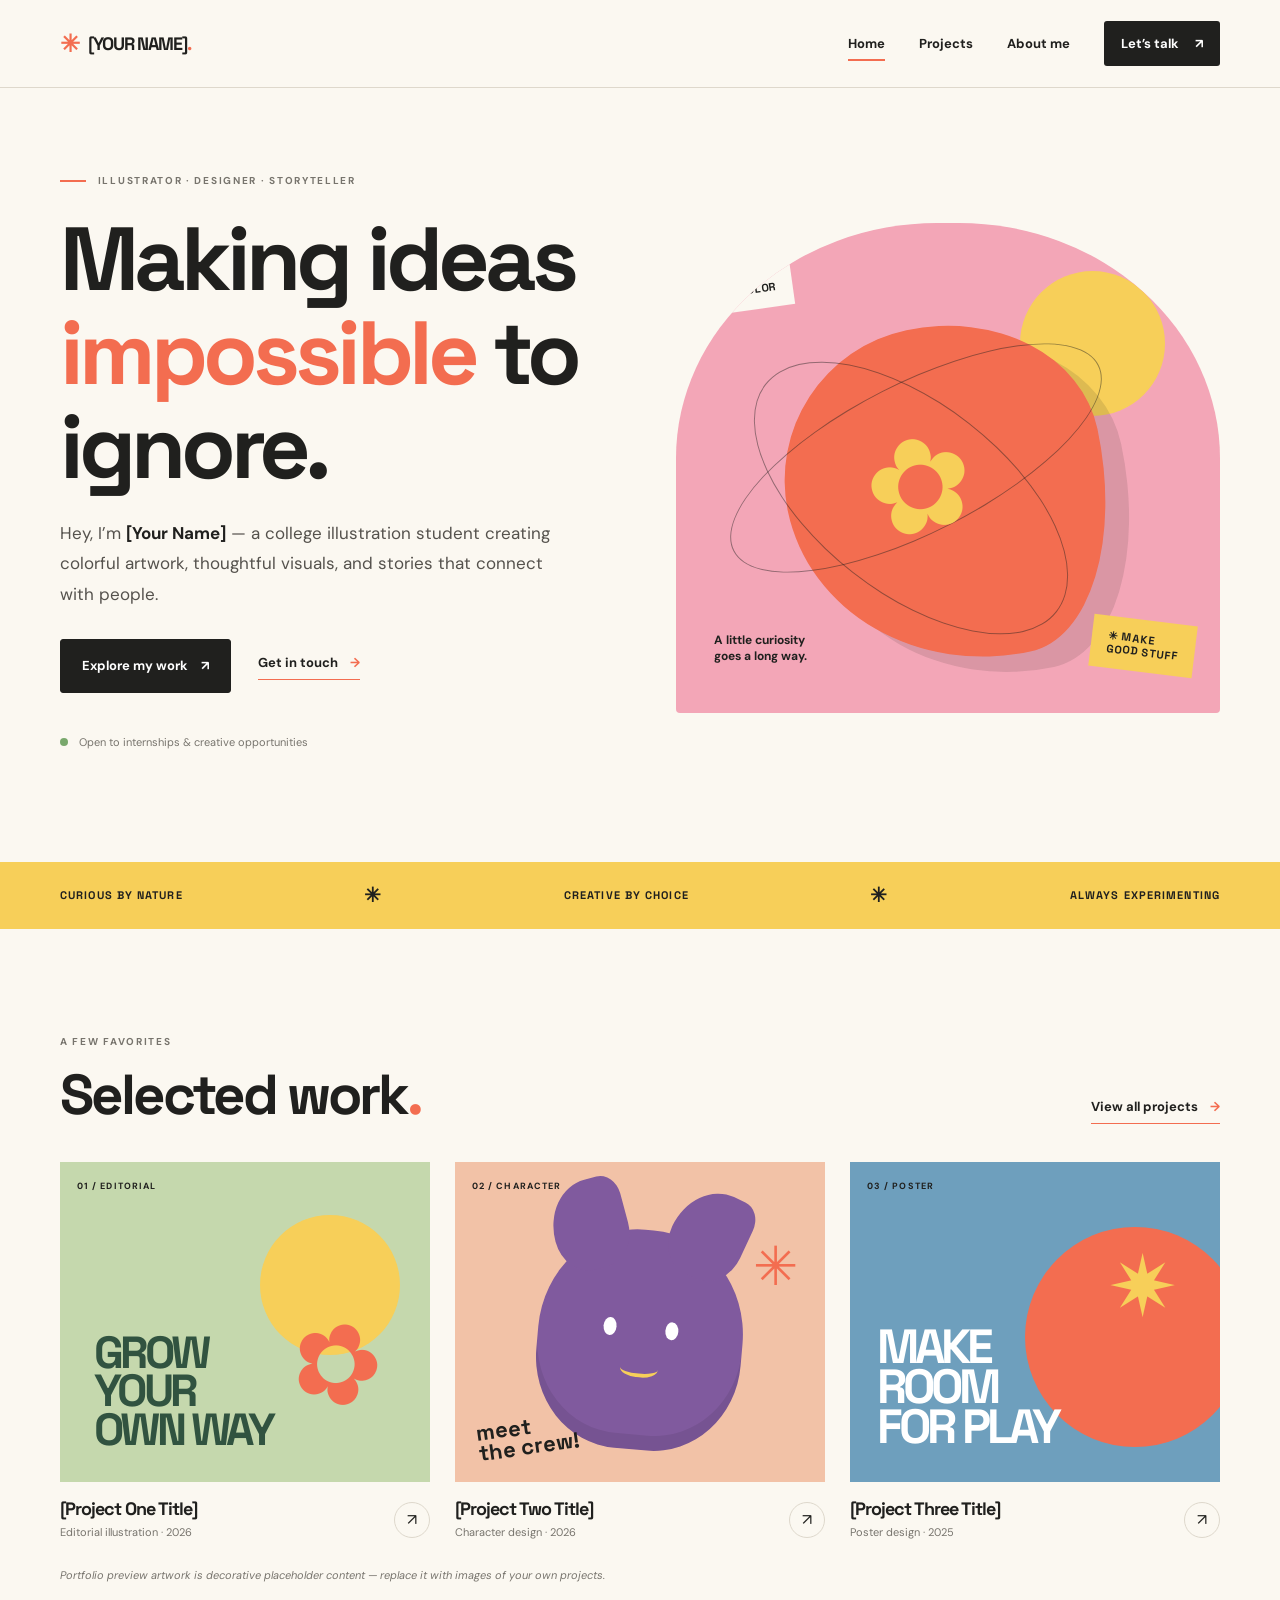
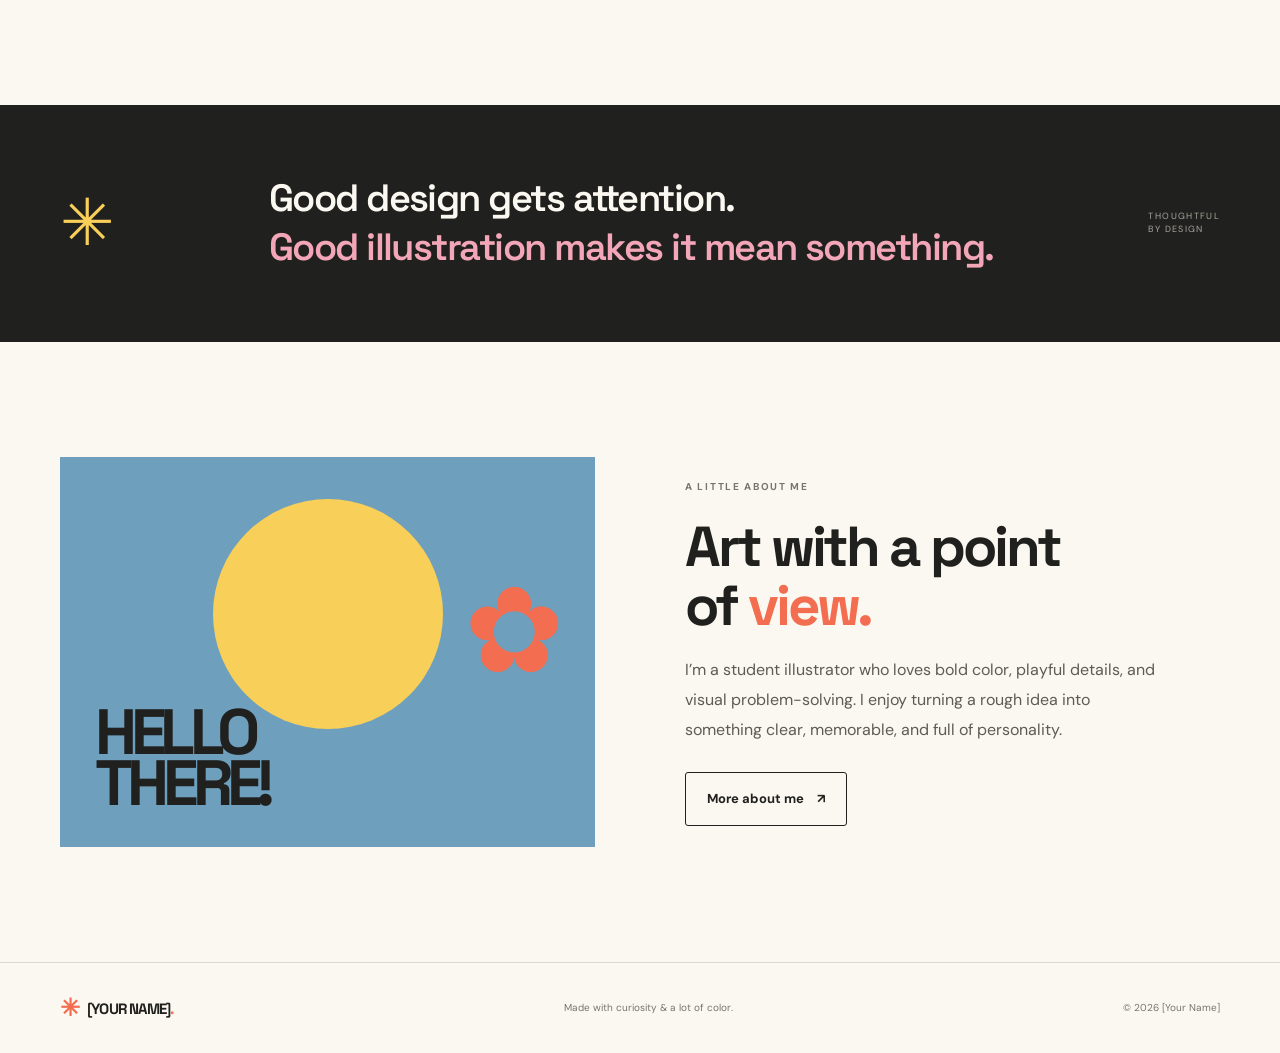
<file: index.html>
<!DOCTYPE html>
<html lang="en">
<head>
  <meta charset="UTF-8">
  <meta name="viewport" content="width=device-width, initial-scale=1.0">
  <meta name="description" content="Illustration portfolio of [Your Name], a student illustrator available for internships and creative opportunities.">
  <title>[Your Name] — Illustration & Visual Storytelling</title>
  <link rel="preconnect" href="https://fonts.googleapis.com">
  <link rel="preconnect" href="https://fonts.gstatic.com" crossorigin>
  <link href="https://fonts.googleapis.com/css2?family=DM+Sans:wght@400;500;600;700&family=Space+Grotesk:wght@500;600;700&display=swap" rel="stylesheet">
  <link rel="stylesheet" href="styles.css">
  <script src="script.js" defer></script>
</head>
<body>
  <a class="skip-link" href="#main">Skip to content</a>
  <header class="site-header">
    <a class="brand" href="index.html" aria-label="[Your Name] home"><span class="brand-mark">✳</span> [YOUR NAME]<span class="brand-dot">.</span></a>
    <button class="menu-toggle" aria-label="Open navigation" aria-expanded="false" aria-controls="site-nav"><span></span><span></span></button>
    <nav class="site-nav" id="site-nav" aria-label="Main navigation">
      <a class="active" href="index.html">Home</a>
      <a href="projects.html">Projects</a>
      <a href="about.html">About me</a>
      <a class="nav-contact" href="about.html#contact">Let’s talk <span>↗</span></a>
    </nav>
  </header>

  <main id="main">
    <section class="hero section-wrap">
      <div class="hero-copy">
        <p class="eyebrow"><span class="eyebrow-line"></span> ILLUSTRATOR · DESIGNER · STORYTELLER</p>
        <h1>Making ideas<br> <span class="headline-accent">impossible</span> to ignore.</h1>
        <p class="hero-intro">Hey, I’m <strong>[Your Name]</strong> — a college illustration student creating colorful artwork, thoughtful visuals, and stories that connect with people.</p>
        <div class="hero-actions">
          <a class="button button-dark" href="projects.html">Explore my work <span>↗</span></a>
          <a class="text-link" href="about.html#contact">Get in touch <span>→</span></a>
        </div>
        <p class="availability"><span class="availability-dot"></span> Open to internships & creative opportunities</p>
      </div>
      <div class="hero-art" aria-label="Decorative abstract illustration">
        <div class="art-sticker sticker-top">IDEAS<br>IN COLOR</div>
        <div class="sun"></div><div class="orbit orbit-one"></div><div class="orbit orbit-two"></div>
        <div class="hero-blob"></div>
        <div class="hero-flower">✿</div>
        <div class="art-caption">A little curiosity<br>goes a long way.</div>
        <div class="art-sticker sticker-bottom">✳ MAKE<br>GOOD STUFF</div>
      </div>
    </section>

    <section class="intro-strip">
      <div class="section-wrap strip-inner">
        <span>CURIOUS BY NATURE</span><span class="strip-star">✳</span>
        <span>CREATIVE BY CHOICE</span><span class="strip-star">✳</span>
        <span>ALWAYS EXPERIMENTING</span>
      </div>
    </section>

    <section class="featured section-wrap">
      <div class="section-heading">
        <div><p class="eyebrow">A FEW FAVORITES</p><h2>Selected work<span class="headline-accent">.</span></h2></div>
        <a class="text-link" href="projects.html">View all projects <span>→</span></a>
      </div>
      <div class="project-grid home-grid">
        <a class="project-card" href="projects.html#project-one">
          <div class="project-art art-editorial"><span class="art-label">01 / EDITORIAL</span><span class="editorial-sun"></span><span class="editorial-type">GROW<br>YOUR<br>OWN WAY</span><span class="editorial-leaf">✿</span></div>
          <div class="project-meta"><div><h3>[Project One Title]</h3><p>Editorial illustration · 2026</p></div><span class="round-arrow">↗</span></div>
        </a>
        <a class="project-card" href="projects.html#project-two">
          <div class="project-art art-character"><span class="art-label">02 / CHARACTER</span><div class="character-face"><span class="eye eye-left"></span><span class="eye eye-right"></span><span class="smile"></span></div><span class="character-spark">✳</span><span class="character-caption">meet<br>the crew!</span></div>
          <div class="project-meta"><div><h3>[Project Two Title]</h3><p>Character design · 2026</p></div><span class="round-arrow">↗</span></div>
        </a>
        <a class="project-card" href="projects.html#project-three">
          <div class="project-art art-poster"><span class="art-label">03 / POSTER</span><span class="poster-circle"></span><span class="poster-type">MAKE<br>ROOM<br>FOR PLAY</span><span class="poster-star">✷</span></div>
          <div class="project-meta"><div><h3>[Project Three Title]</h3><p>Poster design · 2025</p></div><span class="round-arrow">↗</span></div>
        </a>
      </div>
      <p class="placeholder-note">Portfolio preview artwork is decorative placeholder content — replace it with images of your own projects.</p>
    </section>

    <section class="statement-band">
      <div class="section-wrap statement-inner"><span class="statement-symbol">✳</span><p>Good design gets attention.<br><em>Good illustration makes it mean something.</em></p><span class="statement-side">THOUGHTFUL<br>BY DESIGN</span></div>
    </section>

    <section class="section-wrap home-about">
      <div class="about-mini-art"><span class="mini-sun"></span><span class="mini-type">HELLO<br>THERE!</span><span class="mini-flower">✿</span></div>
      <div class="home-about-copy"><p class="eyebrow">A LITTLE ABOUT ME</p><h2>Art with a point<br>of <span class="headline-accent">view.</span></h2><p>I’m a student illustrator who loves bold color, playful details, and visual problem-solving. I enjoy turning a rough idea into something clear, memorable, and full of personality.</p><a class="button button-outline" href="about.html">More about me <span>↗</span></a></div>
    </section>
  </main>

  <footer class="site-footer"><div class="section-wrap footer-inner"><a class="brand footer-brand" href="index.html"><span class="brand-mark">✳</span> [YOUR NAME]<span class="brand-dot">.</span></a><p>Made with curiosity & a lot of color.</p><span>© <span class="year"></span> [Your Name]</span></div></footer>
</body>
</html>
</file>
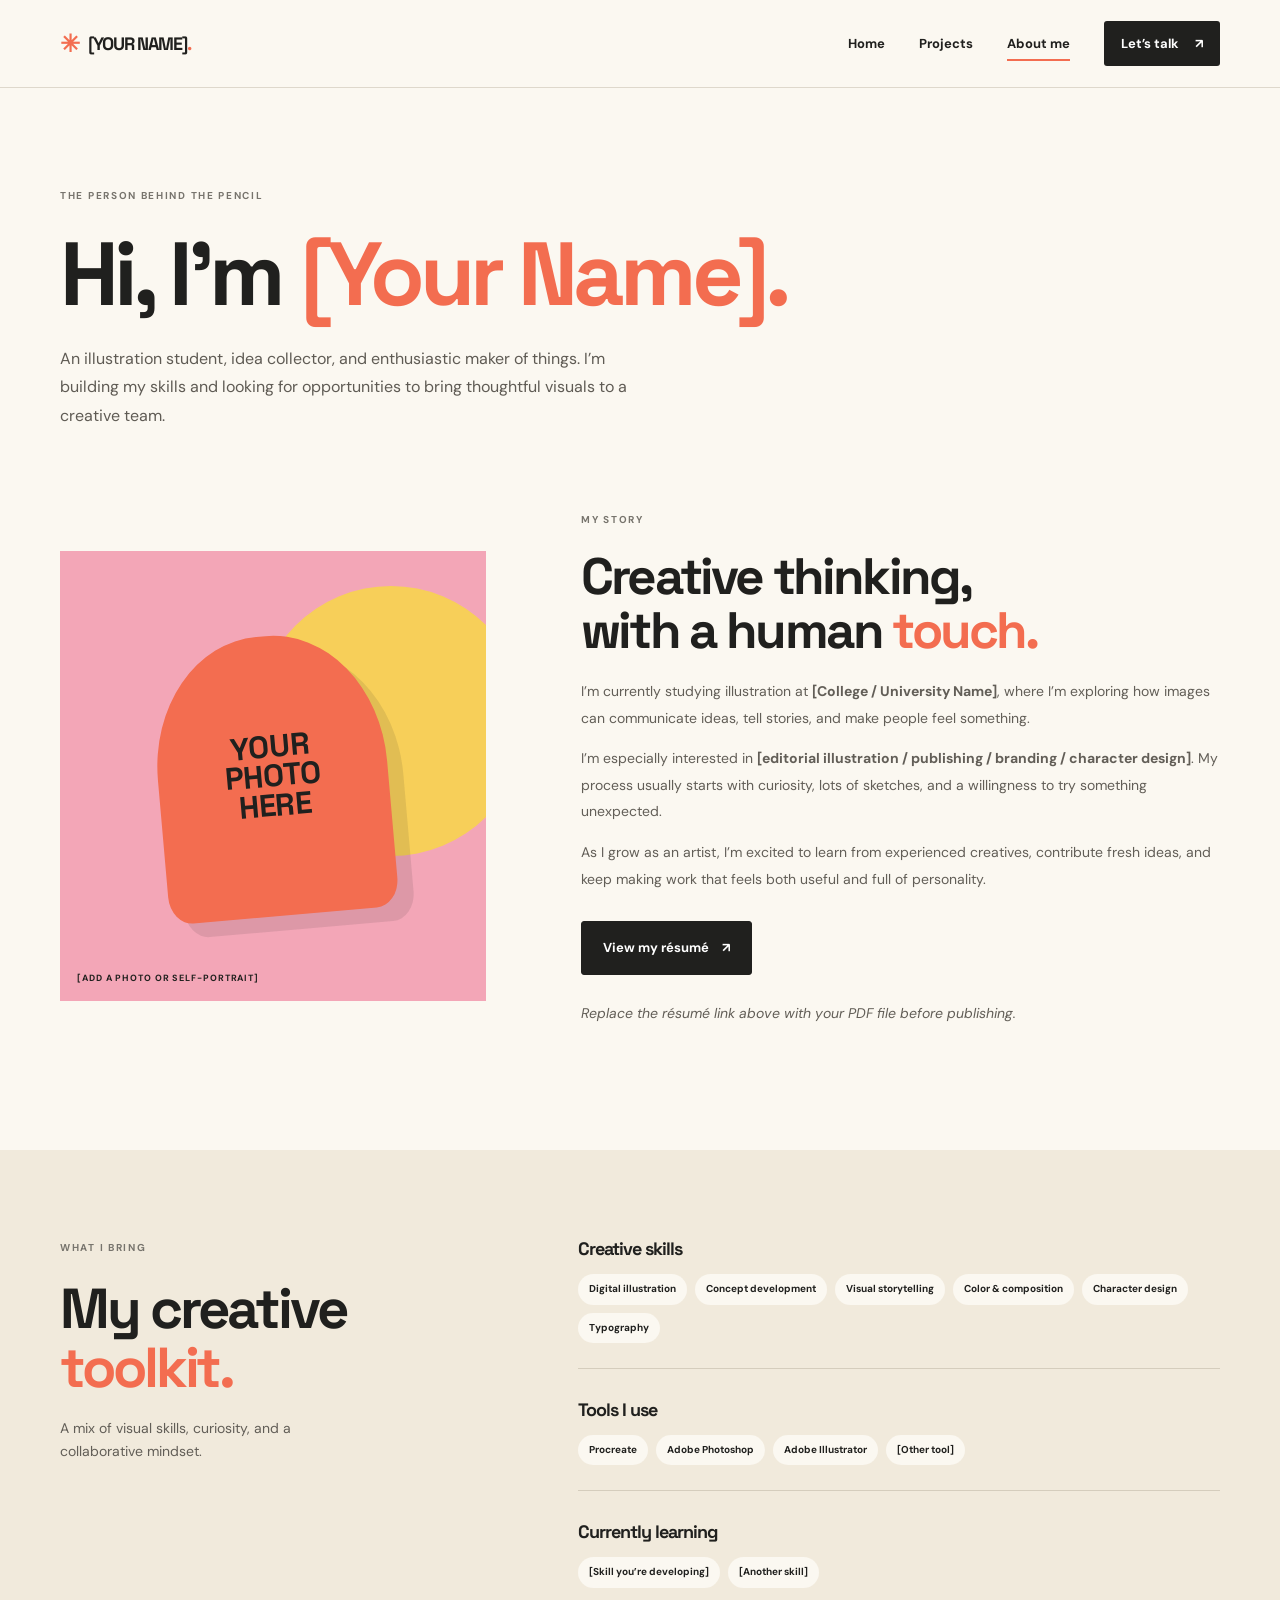
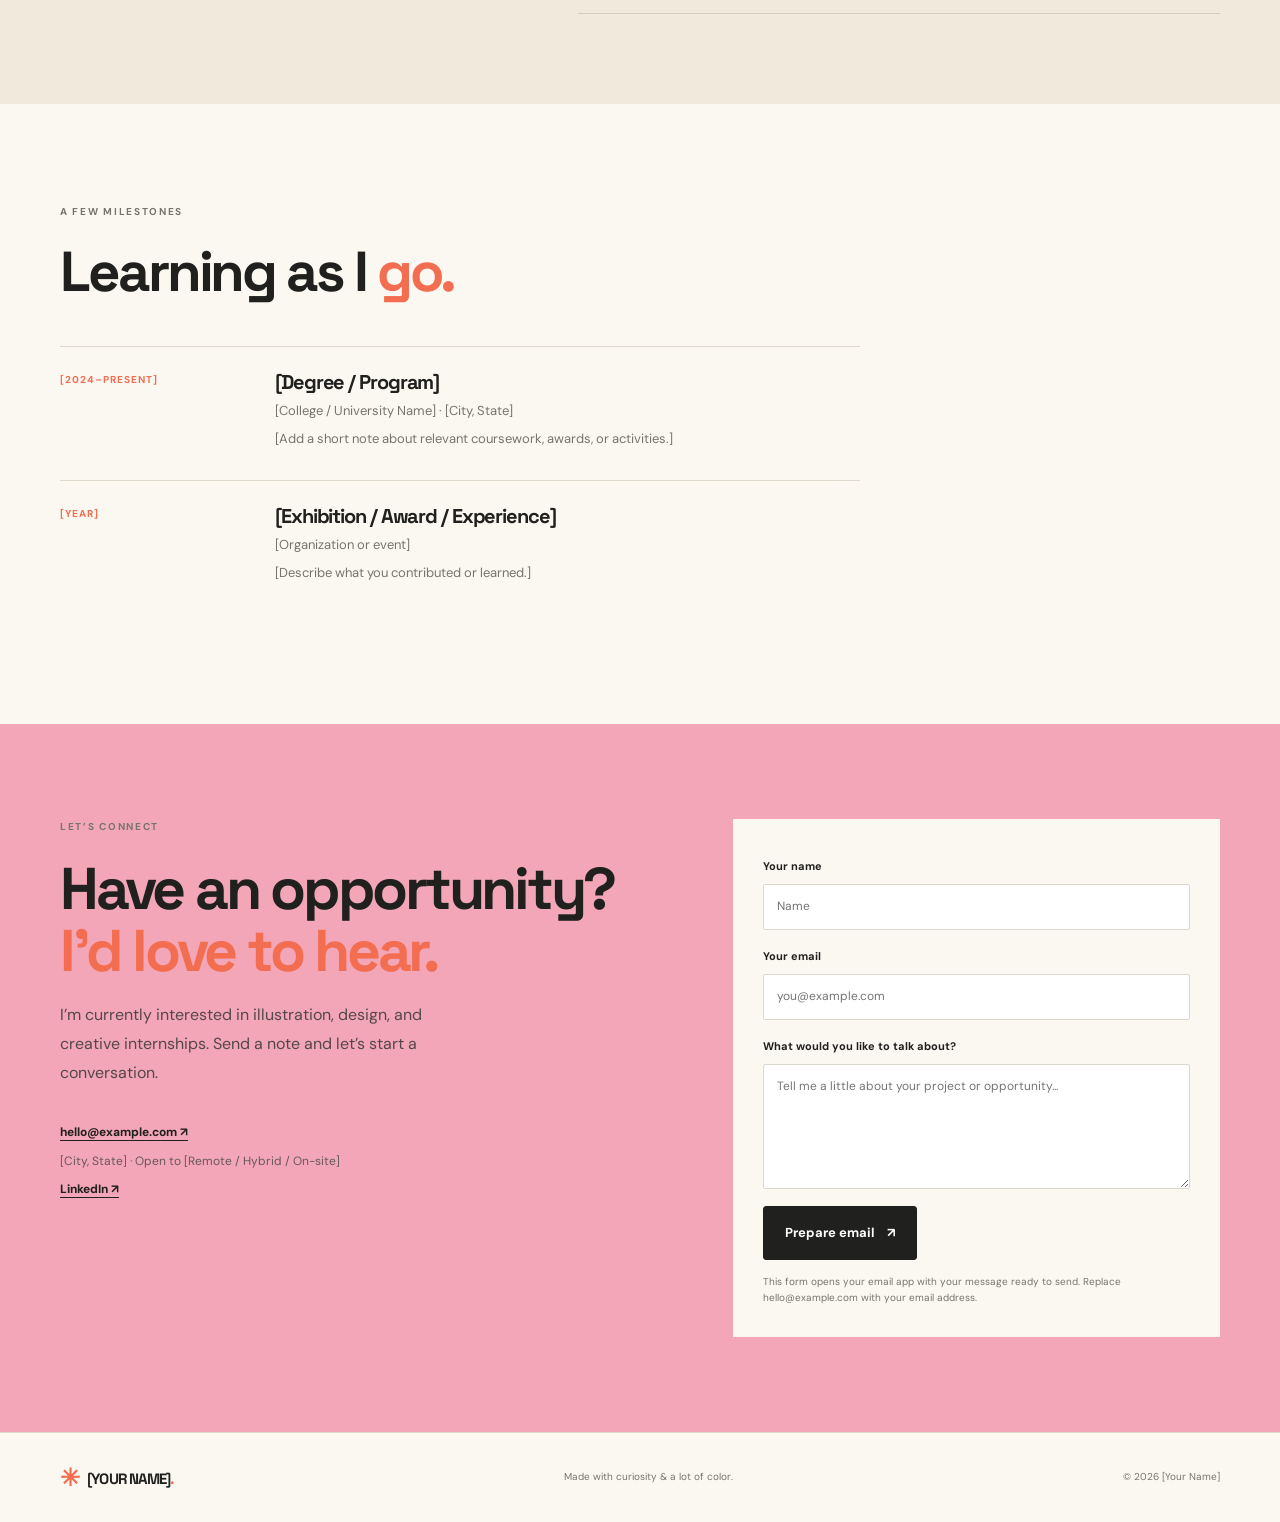
<file: about.html>
<!DOCTYPE html>
<html lang="en">
<head>
  <meta charset="UTF-8"><meta name="viewport" content="width=device-width, initial-scale=1.0">
  <meta name="description" content="Learn about [Your Name], a student illustrator interested in creative internships and collaborations.">
  <title>About Me — [Your Name]</title>
  <link rel="preconnect" href="https://fonts.googleapis.com"><link rel="preconnect" href="https://fonts.gstatic.com" crossorigin>
  <link href="https://fonts.googleapis.com/css2?family=DM+Sans:wght@400;500;600;700&family=Space+Grotesk:wght@500;600;700&display=swap" rel="stylesheet">
  <link rel="stylesheet" href="styles.css"><script src="script.js" defer></script>
</head>
<body>
  <a class="skip-link" href="#main">Skip to content</a>
  <header class="site-header">
    <a class="brand" href="index.html"><span class="brand-mark">✳</span> [YOUR NAME]<span class="brand-dot">.</span></a>
    <button class="menu-toggle" aria-label="Open navigation" aria-expanded="false" aria-controls="site-nav"><span></span><span></span></button>
    <nav class="site-nav" id="site-nav" aria-label="Main navigation"><a href="index.html">Home</a><a href="projects.html">Projects</a><a class="active" href="about.html">About me</a><a class="nav-contact" href="#contact">Let’s talk <span>↗</span></a></nav>
  </header>
  <main id="main">
    <section class="page-hero section-wrap about-hero"><p class="eyebrow">THE PERSON BEHIND THE PENCIL</p><h1>Hi, I’m <span class="headline-accent">[Your Name].</span></h1><p>An illustration student, idea collector, and enthusiastic maker of things. I’m building my skills and looking for opportunities to bring thoughtful visuals to a creative team.</p></section>
    <section class="section-wrap bio-layout">
      <div class="portrait-placeholder"><div class="portrait-sun"></div><div class="portrait-shape">YOUR<br>PHOTO<br>HERE</div><span class="portrait-caption">[ADD A PHOTO OR SELF-PORTRAIT]</span></div>
      <div class="bio-copy"><p class="eyebrow">MY STORY</p><h2>Creative thinking,<br>with a human <span class="headline-accent">touch.</span></h2><p>I’m currently studying illustration at <strong>[College / University Name]</strong>, where I’m exploring how images can communicate ideas, tell stories, and make people feel something.</p><p>I’m especially interested in <strong>[editorial illustration / publishing / branding / character design]</strong>. My process usually starts with curiosity, lots of sketches, and a willingness to try something unexpected.</p><p>As I grow as an artist, I’m excited to learn from experienced creatives, contribute fresh ideas, and keep making work that feels both useful and full of personality.</p><a class="button button-dark" href="[RESUME-PDF-LINK]" target="_blank" rel="noopener">View my résumé <span>↗</span></a><p class="placeholder-note">Replace the résumé link above with your PDF file before publishing.</p></div>
    </section>
    <section class="skills-section"><div class="section-wrap skills-layout"><div><p class="eyebrow">WHAT I BRING</p><h2>My creative<br><span class="headline-accent">toolkit.</span></h2><p class="skills-intro">A mix of visual skills, curiosity, and a collaborative mindset.</p></div><div class="skills-content"><div class="skill-group"><h3>Creative skills</h3><div class="tag-row"><span>Digital illustration</span><span>Concept development</span><span>Visual storytelling</span><span>Color & composition</span><span>Character design</span><span>Typography</span></div></div><div class="skill-group"><h3>Tools I use</h3><div class="tag-row"><span>Procreate</span><span>Adobe Photoshop</span><span>Adobe Illustrator</span><span>[Other tool]</span></div></div><div class="skill-group"><h3>Currently learning</h3><div class="tag-row"><span>[Skill you’re developing]</span><span>[Another skill]</span></div></div></div></div></section>
    <section class="section-wrap experience-section"><p class="eyebrow">A FEW MILESTONES</p><h2>Learning as I <span class="headline-accent">go.</span></h2><div class="timeline"><div class="timeline-item"><span class="timeline-date">[2024–PRESENT]</span><div><h3>[Degree / Program]</h3><p>[College / University Name] · [City, State]</p><p>[Add a short note about relevant coursework, awards, or activities.]</p></div></div><div class="timeline-item"><span class="timeline-date">[YEAR]</span><div><h3>[Exhibition / Award / Experience]</h3><p>[Organization or event]</p><p>[Describe what you contributed or learned.]</p></div></div></div></section>
    <section class="contact-section" id="contact"><div class="section-wrap contact-layout"><div><p class="eyebrow">LET’S CONNECT</p><h2>Have an opportunity?<br><span class="headline-accent">I’d love to hear.</span></h2><p>I’m currently interested in illustration, design, and creative internships. Send a note and let’s start a conversation.</p><div class="contact-details"><a href="mailto:hello@example.com">hello@example.com ↗</a><span>[City, State] · Open to [Remote / Hybrid / On-site]</span><a href="[LINKEDIN-URL]" target="_blank" rel="noopener">LinkedIn ↗</a></div></div>
      <form class="contact-form" id="contact-form"><label for="sender-name">Your name</label><input id="sender-name" name="name" type="text" placeholder="Name" required><label for="sender-email">Your email</label><input id="sender-email" name="email" type="email" placeholder="you@example.com" required><label for="sender-message">What would you like to talk about?</label><textarea id="sender-message" name="message" rows="5" placeholder="Tell me a little about your project or opportunity..." required></textarea><button class="button button-dark" type="submit">Prepare email <span>↗</span></button><p class="form-note" id="form-note" aria-live="polite">This form opens your email app with your message ready to send. Replace hello@example.com with your email address.</p></form>
    </div></section>
  </main>
  <footer class="site-footer"><div class="section-wrap footer-inner"><a class="brand footer-brand" href="index.html"><span class="brand-mark">✳</span> [YOUR NAME]<span class="brand-dot">.</span></a><p>Made with curiosity & a lot of color.</p><span>© <span class="year"></span> [Your Name]</span></div></footer>
</body>
</html>
</file>
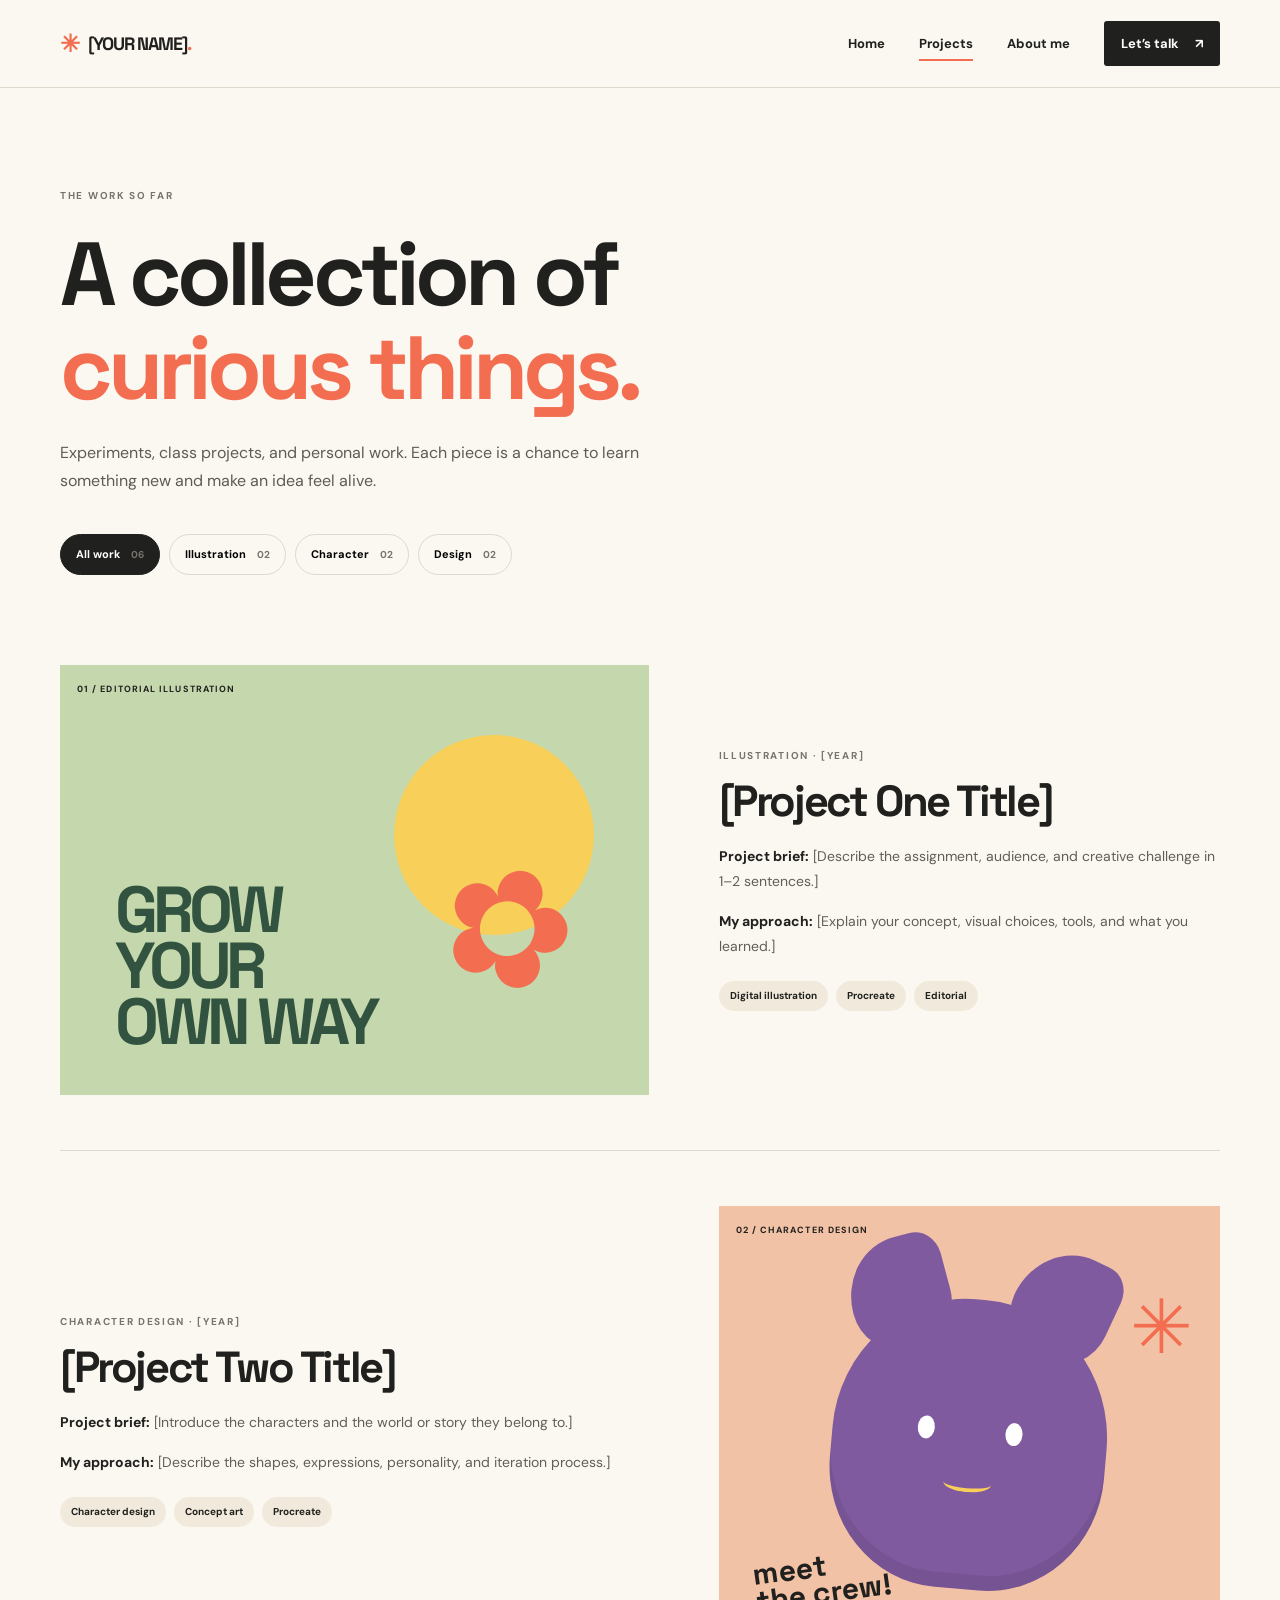
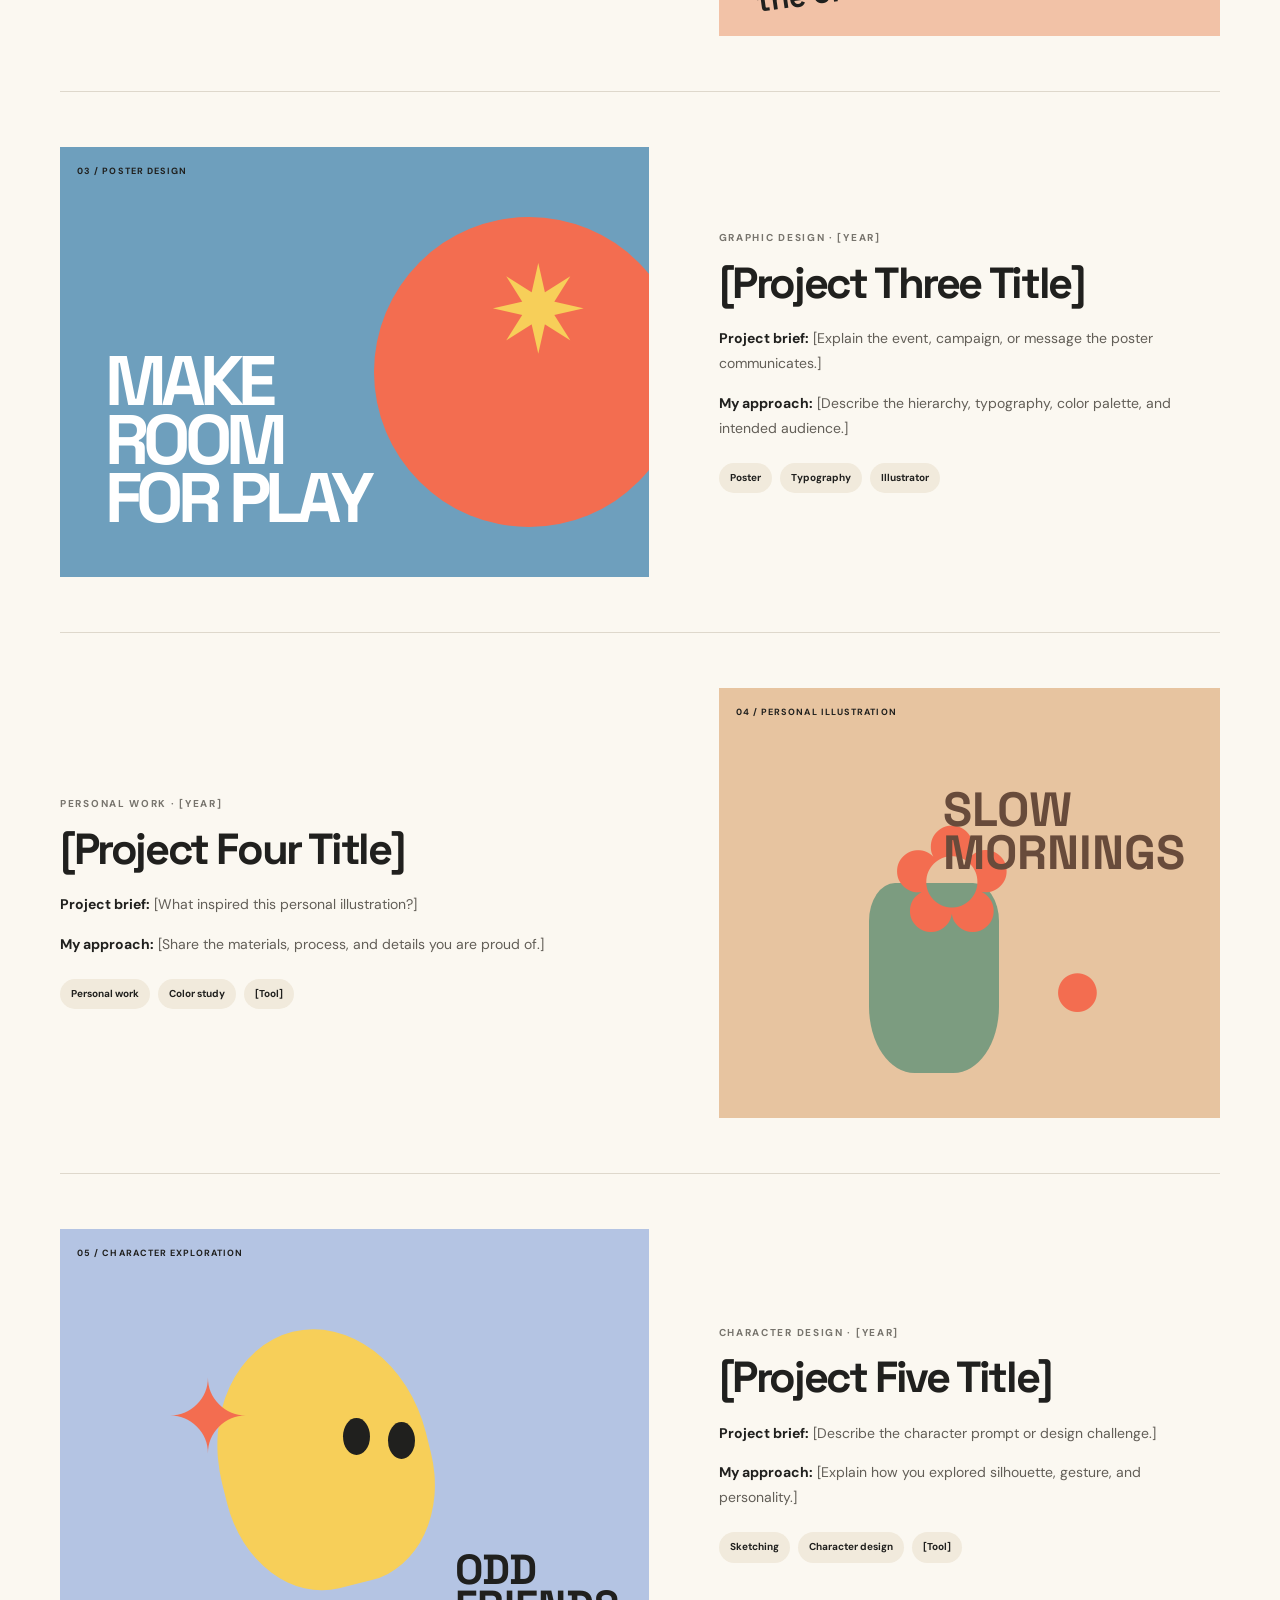
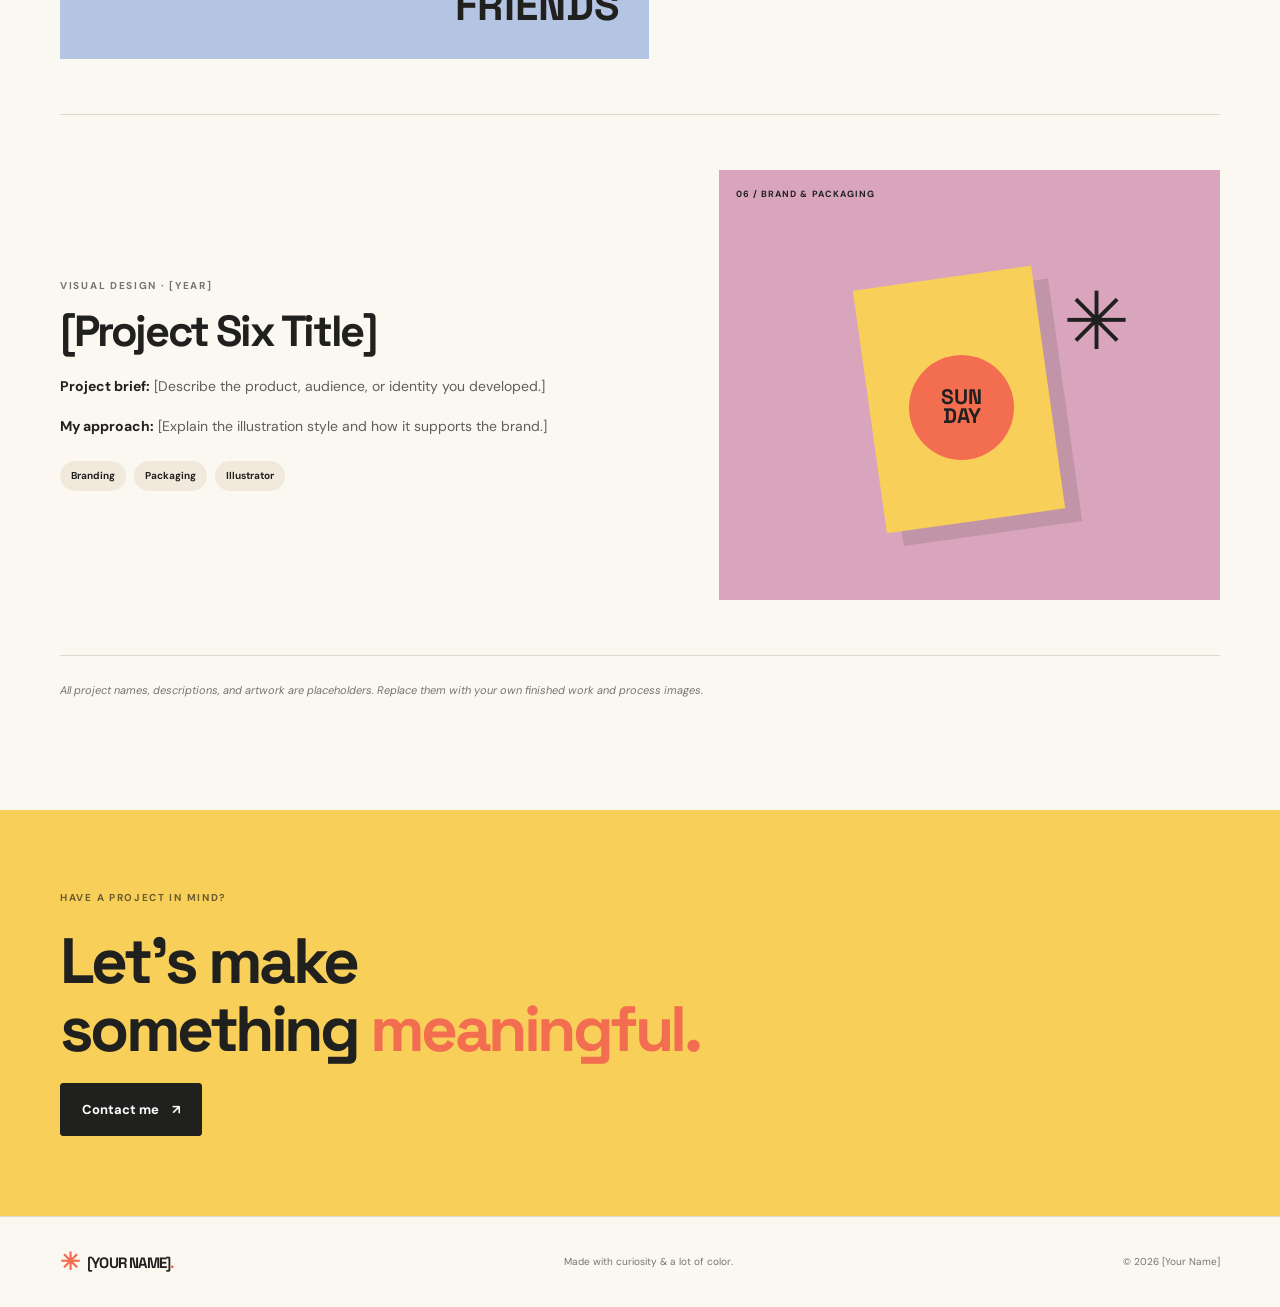
<file: projects.html>
<!DOCTYPE html>
<html lang="en">
<head>
  <meta charset="UTF-8"><meta name="viewport" content="width=device-width, initial-scale=1.0">
  <meta name="description" content="Selected illustration, character design, and visual design projects by [Your Name].">
  <title>Projects — [Your Name]</title>
  <link rel="preconnect" href="https://fonts.googleapis.com"><link rel="preconnect" href="https://fonts.gstatic.com" crossorigin>
  <link href="https://fonts.googleapis.com/css2?family=DM+Sans:wght@400;500;600;700&family=Space+Grotesk:wght@500;600;700&display=swap" rel="stylesheet">
  <link rel="stylesheet" href="styles.css"><script src="script.js" defer></script>
</head>
<body>
  <a class="skip-link" href="#main">Skip to content</a>
  <header class="site-header">
    <a class="brand" href="index.html"><span class="brand-mark">✳</span> [YOUR NAME]<span class="brand-dot">.</span></a>
    <button class="menu-toggle" aria-label="Open navigation" aria-expanded="false" aria-controls="site-nav"><span></span><span></span></button>
    <nav class="site-nav" id="site-nav" aria-label="Main navigation"><a href="index.html">Home</a><a class="active" href="projects.html">Projects</a><a href="about.html">About me</a><a class="nav-contact" href="about.html#contact">Let’s talk <span>↗</span></a></nav>
  </header>
  <main id="main">
    <section class="page-hero section-wrap projects-hero"><p class="eyebrow">THE WORK SO FAR</p><h1>A collection of<br><span class="headline-accent">curious things.</span></h1><p>Experiments, class projects, and personal work. Each piece is a chance to learn something new and make an idea feel alive.</p><div class="filter-row" role="group" aria-label="Filter projects"><button class="filter-button active" data-filter="all">All work <span>06</span></button><button class="filter-button" data-filter="illustration">Illustration <span>02</span></button><button class="filter-button" data-filter="character">Character <span>02</span></button><button class="filter-button" data-filter="design">Design <span>02</span></button></div></section>
    <section class="section-wrap projects-list">
      <article class="project-detail" id="project-one" data-category="illustration"><div class="detail-art art-editorial large-art"><span class="art-label">01 / EDITORIAL ILLUSTRATION</span><span class="editorial-sun"></span><span class="editorial-type">GROW<br>YOUR<br>OWN WAY</span><span class="editorial-leaf">✿</span></div><div class="detail-copy"><p class="eyebrow">ILLUSTRATION · [YEAR]</p><h2>[Project One Title]</h2><p><strong>Project brief:</strong> [Describe the assignment, audience, and creative challenge in 1–2 sentences.]</p><p><strong>My approach:</strong> [Explain your concept, visual choices, tools, and what you learned.]</p><div class="tag-row"><span>Digital illustration</span><span>Procreate</span><span>Editorial</span></div></div></article>
      <article class="project-detail reverse" id="project-two" data-category="character"><div class="detail-art art-character large-art"><span class="art-label">02 / CHARACTER DESIGN</span><div class="character-face"><span class="eye eye-left"></span><span class="eye eye-right"></span><span class="smile"></span></div><span class="character-spark">✳</span><span class="character-caption">meet<br>the crew!</span></div><div class="detail-copy"><p class="eyebrow">CHARACTER DESIGN · [YEAR]</p><h2>[Project Two Title]</h2><p><strong>Project brief:</strong> [Introduce the characters and the world or story they belong to.]</p><p><strong>My approach:</strong> [Describe the shapes, expressions, personality, and iteration process.]</p><div class="tag-row"><span>Character design</span><span>Concept art</span><span>Procreate</span></div></div></article>
      <article class="project-detail" id="project-three" data-category="design"><div class="detail-art art-poster large-art"><span class="art-label">03 / POSTER DESIGN</span><span class="poster-circle"></span><span class="poster-type">MAKE<br>ROOM<br>FOR PLAY</span><span class="poster-star">✷</span></div><div class="detail-copy"><p class="eyebrow">GRAPHIC DESIGN · [YEAR]</p><h2>[Project Three Title]</h2><p><strong>Project brief:</strong> [Explain the event, campaign, or message the poster communicates.]</p><p><strong>My approach:</strong> [Describe the hierarchy, typography, color palette, and intended audience.]</p><div class="tag-row"><span>Poster</span><span>Typography</span><span>Illustrator</span></div></div></article>
      <article class="project-detail reverse" data-category="illustration"><div class="detail-art art-stilllife large-art"><span class="art-label">04 / PERSONAL ILLUSTRATION</span><span class="still-vase"></span><span class="still-flower">✿</span><span class="still-fruit">●</span><span class="still-caption">SLOW<br>MORNINGS</span></div><div class="detail-copy"><p class="eyebrow">PERSONAL WORK · [YEAR]</p><h2>[Project Four Title]</h2><p><strong>Project brief:</strong> [What inspired this personal illustration?]</p><p><strong>My approach:</strong> [Share the materials, process, and details you are proud of.]</p><div class="tag-row"><span>Personal work</span><span>Color study</span><span>[Tool]</span></div></div></article>
      <article class="project-detail" data-category="character"><div class="detail-art art-creature large-art"><span class="art-label">05 / CHARACTER EXPLORATION</span><span class="creature-body"></span><span class="creature-eye"></span><span class="creature-wing">✦</span><span class="creature-word">ODD<br>FRIENDS</span></div><div class="detail-copy"><p class="eyebrow">CHARACTER DESIGN · [YEAR]</p><h2>[Project Five Title]</h2><p><strong>Project brief:</strong> [Describe the character prompt or design challenge.]</p><p><strong>My approach:</strong> [Explain how you explored silhouette, gesture, and personality.]</p><div class="tag-row"><span>Sketching</span><span>Character design</span><span>[Tool]</span></div></div></article>
      <article class="project-detail reverse" data-category="design"><div class="detail-art art-packaging large-art"><span class="art-label">06 / BRAND & PACKAGING</span><span class="pack-box"></span><span class="pack-circle">SUN<br>DAY</span><span class="pack-spark">✳</span></div><div class="detail-copy"><p class="eyebrow">VISUAL DESIGN · [YEAR]</p><h2>[Project Six Title]</h2><p><strong>Project brief:</strong> [Describe the product, audience, or identity you developed.]</p><p><strong>My approach:</strong> [Explain the illustration style and how it supports the brand.]</p><div class="tag-row"><span>Branding</span><span>Packaging</span><span>Illustrator</span></div></div></article>
      <p class="empty-state" hidden>No projects in this category yet. Try another filter.</p>
      <p class="placeholder-note">All project names, descriptions, and artwork are placeholders. Replace them with your own finished work and process images.</p>
    </section>
    <section class="closing-cta"><div class="section-wrap cta-inner"><p class="eyebrow">HAVE A PROJECT IN MIND?</p><h2>Let’s make<br>something <span class="headline-accent">meaningful.</span></h2><a class="button button-dark" href="about.html#contact">Contact me <span>↗</span></a></div></section>
  </main>
  <footer class="site-footer"><div class="section-wrap footer-inner"><a class="brand footer-brand" href="index.html"><span class="brand-mark">✳</span> [YOUR NAME]<span class="brand-dot">.</span></a><p>Made with curiosity & a lot of color.</p><span>© <span class="year"></span> [Your Name]</span></div></footer>
</body>
</html>
</file>
<file: styles.css>
/* =========================================================
   [YOUR NAME] — Illustration Portfolio
   Edit the color variables below to customize the site.
   ========================================================= */
:root{--ink:#20201e;--paper:#fbf8f1;--cream:#f1eadc;--pink:#f3a6b7;--coral:#f36d50;--yellow:#f7cf59;--blue:#6e9fbd;--green:#9bbd91;--muted:#77746d;--line:#ded8cc;--display:"Space Grotesk",sans-serif;--body:"DM Sans",sans-serif}
*{box-sizing:border-box}html{scroll-behavior:smooth}body{margin:0;background:var(--paper);color:var(--ink);font-family:var(--body);line-height:1.65}a{color:inherit;text-decoration:none}button,input,textarea{font:inherit}.section-wrap{width:min(1160px,calc(100% - 64px));margin-inline:auto}.skip-link{position:absolute;left:-999px;top:8px;background:var(--ink);color:white;padding:10px 14px;z-index:100}.skip-link:focus{left:8px}
.site-header{height:88px;padding:0 max(32px,calc((100vw - 1160px)/2));display:flex;align-items:center;justify-content:space-between;border-bottom:1px solid var(--line);background:rgba(251,248,241,.94);position:sticky;top:0;z-index:20;backdrop-filter:blur(12px)}.brand{font-family:var(--display);font-weight:700;letter-spacing:-.06em;font-size:18px}.brand-mark{color:var(--coral);font-size:24px;vertical-align:-2px;margin-right:5px}.brand-dot,.headline-accent{color:var(--coral)}.site-nav{display:flex;align-items:center;gap:34px;font-size:13px;font-weight:700}.site-nav>a:not(.nav-contact){padding:9px 0;position:relative}.site-nav>a.active:after,.site-nav>a:not(.nav-contact):hover:after{content:"";position:absolute;bottom:2px;left:0;width:100%;height:2px;background:var(--coral)}.nav-contact{background:var(--ink);color:white;padding:12px 17px;border-radius:3px}.nav-contact span,.button span{margin-left:13px}.menu-toggle{display:none}
h1,h2,h3,p{margin-top:0}h1,h2,h3{font-family:var(--display);letter-spacing:-.055em;line-height:1.05}h1{font-size:clamp(3.6rem,7vw,6.5rem);margin-bottom:24px}h2{font-size:clamp(2.5rem,4.4vw,4.1rem);margin-bottom:20px}h3{font-size:21px}.eyebrow{font-size:10px;font-weight:700;letter-spacing:.17em;color:var(--muted);margin-bottom:22px}.eyebrow-line{display:inline-block;width:26px;height:2px;background:var(--coral);vertical-align:middle;margin-right:8px}.hero{min-height:650px;display:grid;grid-template-columns:1.02fr .98fr;align-items:center;gap:50px;padding-top:55px;padding-bottom:70px}.hero-copy{padding:30px 0}.hero-intro{font-size:17px;color:#55524d;max-width:490px;line-height:1.8}.hero-intro strong{color:var(--ink)}.hero-actions{display:flex;align-items:center;gap:27px;margin-top:30px}.button{display:inline-flex;align-items:center;justify-content:center;padding:15px 21px;font-weight:700;font-size:13px;border:1px solid var(--ink);border-radius:3px;transition:transform .2s,background .2s}.button:hover{transform:translateY(-3px)}.button-dark{background:var(--ink);color:white}.button-dark:hover{background:var(--coral);border-color:var(--coral)}.button-outline{background:transparent}.button-outline:hover{background:var(--ink);color:white}.text-link{font-size:13px;font-weight:700;border-bottom:1px solid var(--coral);padding-bottom:5px}.text-link span{margin-left:9px;color:var(--coral)}.availability{font-size:11px;color:var(--muted);margin-top:40px}.availability-dot{display:inline-block;width:8px;height:8px;background:#79a86c;border-radius:50%;margin-right:8px}
.hero-art{height:490px;position:relative;background:var(--pink);overflow:hidden;border-radius:48% 48% 4px 4px}.hero-blob{position:absolute;width:320px;height:340px;left:50%;top:50%;transform:translate(-50%,-42%) rotate(-12deg);background:var(--coral);border-radius:48% 52% 35% 65%/45% 40% 60% 55%;box-shadow:20px 20px 0 rgba(32,32,30,.12)}.sun{position:absolute;width:145px;height:145px;border-radius:50%;background:var(--yellow);top:48px;right:55px}.orbit{position:absolute;border:1px solid rgba(32,32,30,.45);border-radius:50%;z-index:2}.orbit-one{width:410px;height:150px;top:160px;left:35px;transform:rotate(-27deg)}.orbit-two{width:370px;height:190px;top:180px;left:50px;transform:rotate(38deg)}.hero-flower{position:absolute;z-index:3;left:35%;top:32%;font-size:130px;color:var(--yellow);transform:rotate(-15deg)}.art-sticker{position:absolute;z-index:4;font-family:var(--display);font-size:11px;font-weight:700;line-height:1.2;letter-spacing:.08em;background:var(--paper);padding:13px 16px;transform:rotate(-8deg)}.sticker-top{top:35px;left:30px}.sticker-bottom{bottom:40px;right:25px;transform:rotate(7deg);background:var(--yellow)}.art-caption{position:absolute;z-index:4;bottom:48px;left:38px;font-size:12px;font-weight:700;line-height:1.3}
.intro-strip{background:var(--yellow);padding:17px 0}.strip-inner{display:flex;justify-content:space-between;align-items:center;font-family:var(--display);font-size:11px;font-weight:700;letter-spacing:.1em}.strip-star{font-size:20px}.featured{padding-top:105px;padding-bottom:110px}.section-heading{display:flex;justify-content:space-between;align-items:end;margin-bottom:38px}.section-heading .eyebrow{margin-bottom:14px}.section-heading h2{margin-bottom:0}.project-grid{display:grid;grid-template-columns:repeat(3,1fr);gap:25px}.project-card{display:block}.project-art{height:320px;position:relative;overflow:hidden;transition:transform .3s}.project-card:hover .project-art{transform:translateY(-7px)}.art-label{position:absolute;top:17px;left:17px;font-size:9px;letter-spacing:.12em;font-weight:700;z-index:5}.art-editorial{background:#c5d8ad}.editorial-sun{position:absolute;width:140px;height:140px;border-radius:50%;background:var(--yellow);right:30px;top:53px}.editorial-type{position:absolute;left:34px;bottom:32px;font:700 45px/.86 var(--display);letter-spacing:-.08em;color:#315340;z-index:2}.editorial-leaf{position:absolute;right:48px;bottom:27px;font-size:110px;color:var(--coral);transform:rotate(20deg)}.art-character{background:#f2c2a7}.character-face{position:absolute;width:205px;height:220px;background:#805a9e;border-radius:48% 48% 42% 42%;left:50%;top:50%;transform:translate(-50%,-42%) rotate(5deg);box-shadow:inset 0 -15px rgba(0,0,0,.08)}.character-face:before,.character-face:after{content:"";position:absolute;background:#805a9e;width:75px;height:90px;top:-45px;border-radius:70% 30% 50% 50%;transform:rotate(-20deg)}.character-face:before{left:5px}.character-face:after{right:5px;transform:rotate(20deg)}.eye{position:absolute;top:90px;width:13px;height:18px;background:#fff;border-radius:50%;z-index:2}.eye-left{left:65px}.eye-right{right:65px}.smile{position:absolute;left:85px;top:130px;width:38px;height:18px;border-bottom:4px solid var(--yellow);border-radius:50%;z-index:2}.character-spark{position:absolute;right:27px;top:60px;font-size:54px;color:var(--coral)}.character-caption{position:absolute;bottom:25px;left:22px;font:700 22px/.9 var(--display);transform:rotate(-8deg)}.art-poster{background:#6e9fbd}.poster-circle{position:absolute;width:220px;height:220px;border-radius:50%;background:var(--coral);right:-25px;top:65px}.poster-type{position:absolute;left:27px;bottom:35px;font:700 48px/.83 var(--display);color:#fff;letter-spacing:-.08em}.poster-star{position:absolute;right:42px;top:55px;color:var(--yellow);font-size:85px}.project-meta{display:flex;justify-content:space-between;align-items:center;padding-top:18px}.project-meta h3{font-size:18px;margin:0 0 4px}.project-meta p{font-size:11px;color:var(--muted);margin:0}.round-arrow{width:36px;height:36px;border:1px solid var(--line);border-radius:50%;display:grid;place-items:center}.placeholder-note{font-size:11px;color:var(--muted);font-style:italic;margin-top:25px}
.statement-band{background:var(--ink);color:var(--paper);padding:65px 0}.statement-inner{display:flex;align-items:center;justify-content:space-between}.statement-symbol{font-size:65px;color:var(--yellow)}.statement-inner p{font:600 clamp(23px,3.3vw,38px)/1.3 var(--display);letter-spacing:-.04em;margin:0}.statement-inner em{color:var(--pink);font-style:normal}.statement-side{font-size:9px;letter-spacing:.15em;color:#aaa69e;line-height:1.5}
.home-about{display:grid;grid-template-columns:1fr 1fr;gap:90px;align-items:center;padding-top:115px;padding-bottom:115px}.about-mini-art{height:390px;background:var(--blue);position:relative;overflow:hidden}.mini-sun{position:absolute;width:230px;height:230px;background:var(--yellow);border-radius:50%;top:42px;left:50%;transform:translateX(-50%)}.mini-type{position:absolute;z-index:2;left:35px;bottom:38px;font:700 64px/.8 var(--display);color:var(--ink);letter-spacing:-.09em}.mini-flower{position:absolute;right:30px;top:75px;font-size:120px;color:var(--coral)}.home-about-copy>p:not(.eyebrow){max-width:470px;color:#5f5b54;line-height:1.85;margin-bottom:28px}
.site-footer{border-top:1px solid var(--line);padding:25px 0}.footer-inner{display:flex;align-items:center;justify-content:space-between}.footer-brand{font-size:15px}.footer-inner p,.footer-inner>span{font-size:10px;color:var(--muted);margin:0}
.page-hero{padding-top:100px;padding-bottom:55px}.page-hero h1{font-size:clamp(3.6rem,7vw,6rem)}.page-hero>p:not(.eyebrow){max-width:590px;color:#5f5b54;font-size:16px;line-height:1.8}.projects-hero{padding-bottom:35px}.filter-row{display:flex;gap:9px;flex-wrap:wrap;margin-top:38px}.filter-button{background:transparent;border:1px solid var(--line);padding:10px 15px;border-radius:30px;font-size:11px;font-weight:700;cursor:pointer}.filter-button span{color:var(--muted);margin-left:8px;font-size:10px}.filter-button.active,.filter-button:hover{background:var(--ink);border-color:var(--ink);color:white}.projects-list{padding-bottom:100px}.project-detail{display:grid;grid-template-columns:1.08fr .92fr;gap:70px;align-items:center;padding:55px 0;border-bottom:1px solid var(--line);scroll-margin-top:100px}.project-detail.reverse .detail-art{order:2}.project-detail.reverse .detail-copy{order:1}.detail-art{height:430px;position:relative;overflow:hidden}.large-art .editorial-type{font-size:65px;left:55px;bottom:45px}.large-art .editorial-sun{width:200px;height:200px;right:55px;top:70px}.large-art .editorial-leaf{font-size:160px;right:75px;bottom:35px}.large-art .character-face{width:275px;height:290px}.large-art .character-face:before,.large-art .character-face:after{width:100px;height:110px;top:-55px}.large-art .eye{top:120px;width:17px;height:23px}.large-art .eye-left{left:85px}.large-art .eye-right{right:85px}.large-art .smile{left:115px;top:175px;width:48px}.large-art .character-spark{font-size:75px}.large-art .character-caption{font-size:30px;bottom:30px;left:35px}.large-art .poster-circle{width:310px;height:310px;right:-35px;top:70px}.large-art .poster-type{font-size:70px;left:45px;bottom:50px}.large-art .poster-star{font-size:120px;right:60px;top:65px}.detail-copy .eyebrow{margin-bottom:14px}.detail-copy h2{font-size:clamp(2rem,3.4vw,3rem)}.detail-copy p:not(.eyebrow){color:#625e57;font-size:14px;line-height:1.8}.detail-copy strong{color:var(--ink)}.tag-row{display:flex;flex-wrap:wrap;gap:8px;margin-top:22px}.tag-row span{background:var(--cream);padding:7px 11px;border-radius:30px;font-size:10px;font-weight:700}.art-stilllife{background:#e7c4a0}.still-vase{position:absolute;width:130px;height:190px;left:30%;bottom:45px;background:#7c9c80;border-radius:20% 20% 35% 35%}.still-flower{position:absolute;left:34%;top:70px;font-size:150px;color:var(--coral)}.still-fruit{position:absolute;right:23%;bottom:55px;font-size:90px;color:var(--coral)}.still-caption{position:absolute;right:35px;top:100px;font:700 48px/.9 var(--display);color:#684b3b}.art-creature{background:#b4c4e3}.creature-body{position:absolute;width:210px;height:260px;background:var(--yellow);border-radius:50% 50% 42% 42%;left:27%;top:23%;transform:rotate(-14deg)}.creature-eye{position:absolute;width:27px;height:37px;border-radius:50%;background:var(--ink);left:48%;top:44%;box-shadow:45px 4px 0 var(--ink)}.creature-wing{position:absolute;left:18%;top:25%;font-size:100px;color:var(--coral)}.creature-word{position:absolute;right:30px;bottom:35px;font:700 42px/.85 var(--display)}.art-packaging{background:#d9a5bc}.pack-box{position:absolute;width:180px;height:245px;background:var(--yellow);left:30%;top:25%;transform:rotate(-8deg);box-shadow:15px 15px 0 rgba(32,32,30,.13)}.pack-circle{position:absolute;z-index:2;left:38%;top:43%;width:105px;height:105px;border-radius:50%;background:var(--coral);display:grid;place-items:center;text-align:center;font:700 21px/.9 var(--display)}.pack-spark{position:absolute;right:18%;top:20%;font-size:80px;color:var(--ink)}.empty-state{padding:35px;text-align:center;color:var(--muted)}
.closing-cta{background:var(--yellow);padding:80px 0}.cta-inner h2{font-size:clamp(3rem,5vw,5rem)}.cta-inner .eyebrow{color:#6c5b2c}
.about-hero{padding-bottom:65px}.about-hero h1{font-size:clamp(3.5rem,7vw,6.3rem)}.bio-layout{display:grid;grid-template-columns:.8fr 1.2fr;gap:95px;align-items:center;padding-bottom:110px}.portrait-placeholder{height:450px;background:var(--pink);position:relative;overflow:hidden;display:flex;align-items:center;justify-content:center}.portrait-sun{position:absolute;width:270px;height:270px;border-radius:50%;background:var(--yellow);top:35px;right:-40px}.portrait-shape{z-index:1;width:230px;height:280px;background:var(--coral);border-radius:48% 48% 10% 10%;display:grid;place-items:center;text-align:center;font:700 31px/.95 var(--display);transform:rotate(-5deg);box-shadow:15px 15px 0 rgba(32,32,30,.1)}.portrait-caption{position:absolute;bottom:15px;left:17px;font-size:9px;letter-spacing:.1em;font-weight:700}.bio-copy h2{font-size:clamp(2.4rem,4vw,3.8rem)}.bio-copy>p:not(.eyebrow){color:#625e57;font-size:14px;line-height:1.9}.bio-copy .button{margin-top:15px}.skills-section{background:var(--cream);padding:90px 0}.skills-layout{display:grid;grid-template-columns:.8fr 1.2fr;gap:90px}.skills-intro{max-width:260px;color:#625e57;font-size:14px}.skills-content{display:grid;gap:32px}.skill-group{border-bottom:1px solid #d5cdbd;padding-bottom:25px}.skill-group h3{font-size:18px;margin-bottom:15px}.skill-group .tag-row{margin:0}.skill-group .tag-row span{background:var(--paper)}.experience-section{padding-top:100px;padding-bottom:110px}.experience-section h2{margin-bottom:45px}.timeline{max-width:800px}.timeline-item{display:grid;grid-template-columns:180px 1fr;gap:35px;padding:25px 0;border-top:1px solid var(--line)}.timeline-date{font-size:10px;font-weight:700;letter-spacing:.1em;color:var(--coral)}.timeline-item h3{font-size:20px;margin-bottom:7px}.timeline-item p{font-size:13px;color:var(--muted);margin-bottom:6px}.contact-section{background:var(--pink);padding:95px 0}.contact-layout{display:grid;grid-template-columns:1fr .85fr;gap:100px}.contact-layout h2{font-size:clamp(2.7rem,4.6vw,4.2rem)}.contact-layout>div>p:not(.eyebrow){max-width:420px;color:#55474a;line-height:1.8}.contact-details{display:grid;gap:9px;margin-top:35px;font-size:12px}.contact-details a{font-weight:700;text-decoration:underline;text-underline-offset:4px}.contact-details span{color:#67585b}.contact-form{background:var(--paper);padding:30px;display:grid;gap:9px}.contact-form label{font-size:11px;font-weight:700;margin-top:8px}.contact-form input,.contact-form textarea{width:100%;border:1px solid var(--line);background:white;padding:12px 13px;border-radius:2px;font-size:12px;outline:none}.contact-form input:focus,.contact-form textarea:focus{border-color:var(--coral)}.contact-form textarea{resize:vertical}.contact-form button{justify-self:start;margin-top:8px;cursor:pointer}.form-note{font-size:10px;color:var(--muted);margin:5px 0 0}
@media(max-width:800px){.section-wrap{width:min(100% - 40px,600px)}.site-header{height:72px;padding:0 20px}.menu-toggle{display:flex;flex-direction:column;gap:5px;background:none;border:0;padding:10px;cursor:pointer}.menu-toggle span{width:23px;height:2px;background:var(--ink)}.site-nav{display:none;position:absolute;top:71px;left:0;right:0;background:var(--paper);padding:22px 25px 28px;border-bottom:1px solid var(--line);align-items:stretch;gap:12px}.site-nav.open{display:flex;flex-direction:column}.site-nav>a:not(.nav-contact){padding:8px 0}.nav-contact{text-align:center}.hero{grid-template-columns:1fr;gap:15px;padding-top:45px}.hero-art{height:420px;max-width:520px;width:100%;margin:auto}.hero-copy{padding:10px 0}.project-grid{grid-template-columns:1fr 1fr}.project-art{height:270px}.home-about,.bio-layout,.skills-layout,.contact-layout{grid-template-columns:1fr;gap:40px}.about-mini-art{max-width:500px}.bio-layout{gap:45px}.portrait-placeholder{max-width:480px}.project-detail{grid-template-columns:1fr;gap:30px}.project-detail.reverse .detail-art,.project-detail.reverse .detail-copy{order:initial}.detail-art{height:380px}.statement-side{display:none}.contact-layout{gap:45px}.footer-inner{gap:15px;flex-wrap:wrap}.skills-layout{gap:30px}}
@media(max-width:520px){.section-wrap{width:calc(100% - 36px)}h1{font-size:3.4rem}.hero{padding-bottom:45px}.hero-art{height:340px}.hero-flower{font-size:95px}.hero-blob{width:250px;height:270px}.sun{width:100px;height:100px}.intro-strip{padding:13px 0}.strip-inner{font-size:8px;gap:8px}.strip-inner span:nth-of-type(3){display:none}.featured{padding-top:75px;padding-bottom:75px}.section-heading{align-items:start;gap:20px;flex-direction:column}.project-grid{grid-template-columns:1fr}.project-art{height:310px}.statement-inner{gap:18px}.statement-symbol{font-size:40px}.statement-inner p{font-size:21px}.home-about{padding-top:75px;padding-bottom:75px}.about-mini-art{height:300px}.page-hero{padding-top:70px}.filter-row{gap:7px}.filter-button{padding:9px 11px;font-size:10px}.detail-art{height:310px}.large-art .editorial-type{font-size:48px}.large-art .poster-type{font-size:54px}.timeline-item{grid-template-columns:1fr;gap:8px}.contact-section{padding:70px 0}.contact-form{padding:22px}.footer-inner{flex-direction:column;align-items:flex-start}.footer-inner p{order:3}}
</file>
